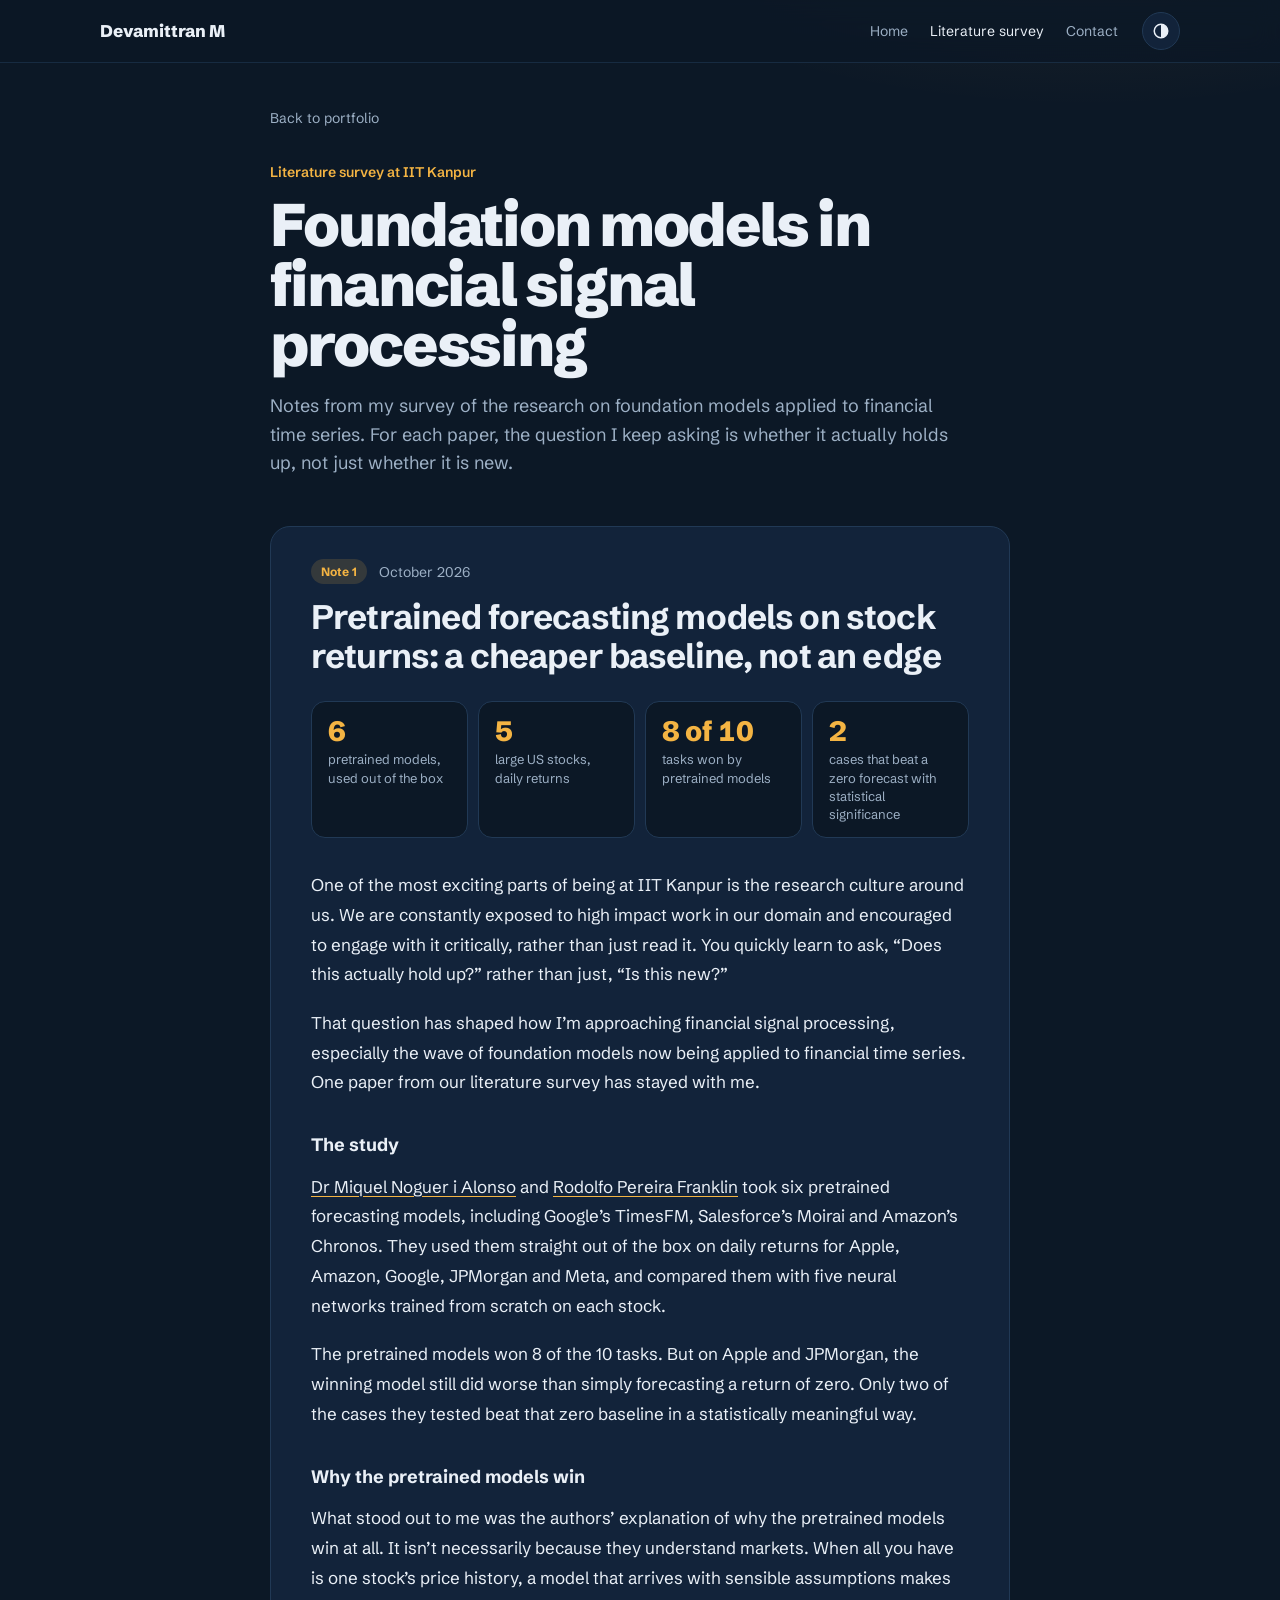
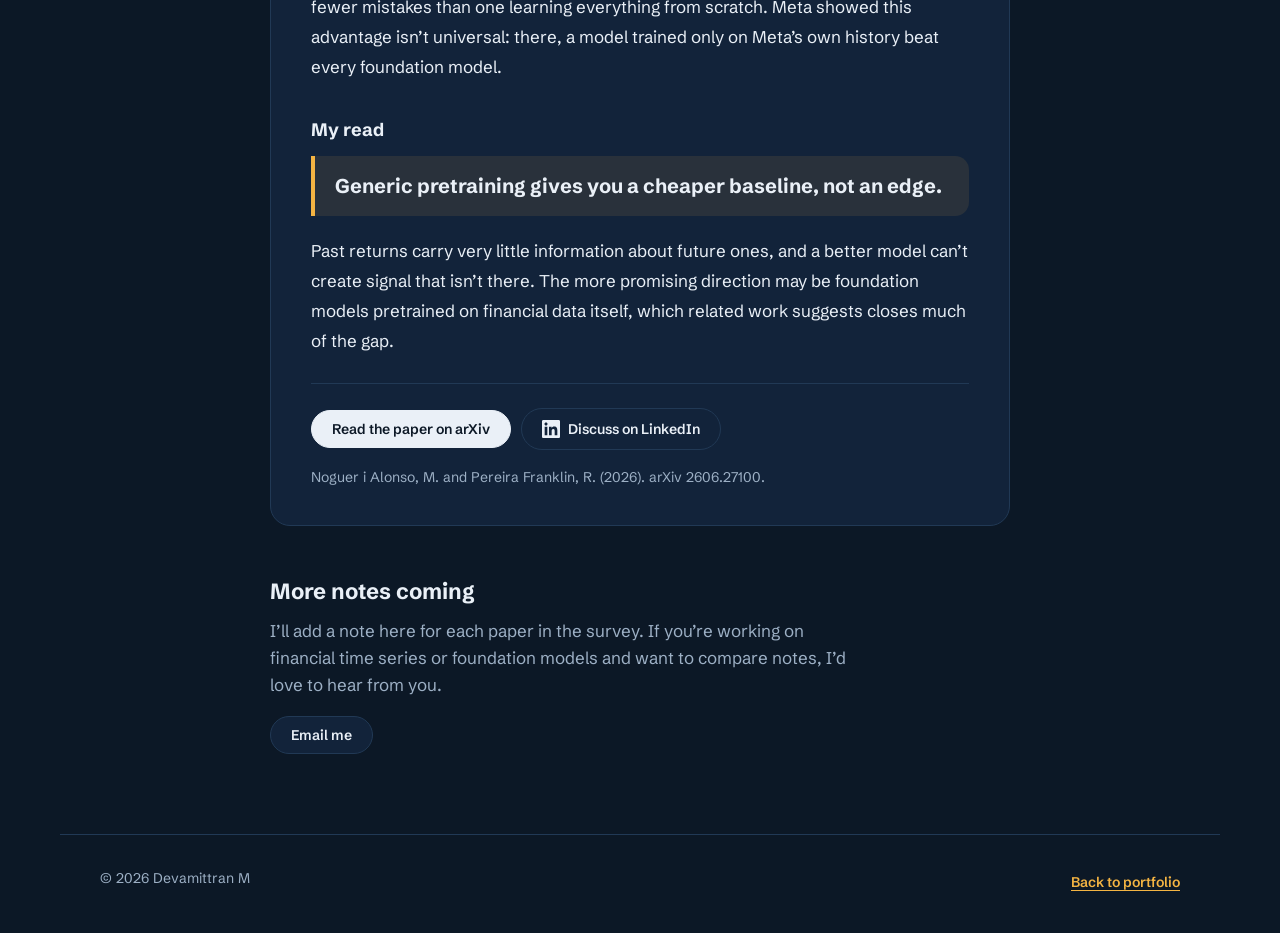
<file: literature-survey/index.html>
<!DOCTYPE html>
<html lang="en" data-theme="dark">
<head>
  <meta charset="UTF-8">
  <meta name="viewport" content="width=device-width, initial-scale=1.0">
  <title>Literature Survey: Foundation Models in Financial Signal Processing | Devamittran M</title>
  <meta name="description" content="Notes from Devamittran M's literature survey at IIT Kanpur on foundation models in financial signal processing. Note 1: pretrained forecasting models such as TimesFM, Moirai and Chronos on daily stock returns.">
  <meta name="author" content="Devamittran M">
  <link rel="canonical" href="https://devamittran-m.github.io/literature-survey/">
  <meta property="og:type" content="article">
  <meta property="og:site_name" content="Devamittran M">
  <meta property="og:title" content="Pretrained forecasting models on stock returns: a cheaper baseline, not an edge">
  <meta property="og:description" content="Notes from my literature survey on foundation models in financial signal processing.">
  <meta property="og:image" content="https://devamittran-m.github.io/artifacts/profile.jpg">
  <meta property="og:url" content="https://devamittran-m.github.io/literature-survey/">
  <meta name="twitter:card" content="summary">
  <link rel="icon" href="../artifacts/profile.jpg">
  <link rel="preconnect" href="https://fonts.googleapis.com">
  <link rel="preconnect" href="https://fonts.gstatic.com" crossorigin>
  <link href="https://fonts.googleapis.com/css2?family=Schibsted+Grotesk:ital,wght@0,400..900;1,400..900&display=swap" rel="stylesheet">
  <link rel="stylesheet" href="../style.css">
  <script>
    try { var t = localStorage.getItem('theme'); if (t) document.documentElement.setAttribute('data-theme', t); } catch (e) {}
  </script>
  <script type="application/ld+json">
  {
    "@context": "https://schema.org",
    "@type": "BlogPosting",
    "headline": "Pretrained forecasting models on stock returns: a cheaper baseline, not an edge",
    "datePublished": "2026-10-21",
    "author": { "@type": "Person", "name": "Devamittran M", "url": "https://devamittran-m.github.io/" },
    "about": ["Financial signal processing", "Time series foundation models", "Financial return forecasting"],
    "citation": "https://arxiv.org/abs/2606.27100",
    "isPartOf": { "@type": "Blog", "name": "Literature survey: foundation models in financial signal processing", "url": "https://devamittran-m.github.io/literature-survey/" }
  }
  </script>
</head>
<body>
  <a class="skip" href="#main">Skip to content</a>

  <header class="topbar">
    <div class="topbar-inner">
      <a class="wordmark" href="../">Devamittran M</a>
      <nav aria-label="Site">
        <a href="../">Home</a>
        <a href="./" class="active">Literature survey</a>
        <a href="../#contact">Contact</a>
      </nav>
      <button class="icon-btn" id="theme-toggle" type="button" aria-label="Switch between dark and light theme">
        <svg viewBox="0 0 24 24" width="18" height="18" aria-hidden="true"><circle cx="12" cy="12" r="9" fill="none" stroke="currentColor" stroke-width="2"/><path d="M12 3a9 9 0 0 1 0 18z" fill="currentColor"/></svg>
      </button>
    </div>
  </header>

  <main id="main" class="wrap survey">
    <a class="back-link" href="../">Back to portfolio</a>

    <header class="survey-head">
      <p class="survey-kicker">Literature survey at IIT Kanpur</p>
      <h1>Foundation models in financial signal processing</h1>
      <p class="survey-intro">Notes from my survey of the research on foundation models applied to financial time series. For each paper, the question I keep asking is whether it actually holds up, not just whether it is new.</p>
    </header>

    <!-- ================= NOTE 1 ================= -->
    <article class="note" id="note-1">
      <div class="note-meta">
        <span class="tag t-quant">Note 1</span>
        <time datetime="2026-10-21">October 2026</time>
      </div>
      <h2 class="note-title">Pretrained forecasting models on stock returns: a cheaper baseline, not an edge</h2>

      <ul class="glance" aria-label="The study at a glance">
        <li><strong>6</strong><span>pretrained models, used out of the box</span></li>
        <li><strong>5</strong><span>large US stocks, daily returns</span></li>
        <li><strong>8 of 10</strong><span>tasks won by pretrained models</span></li>
        <li><strong>2</strong><span>cases that beat a zero forecast with statistical significance</span></li>
      </ul>

      <div class="note-body">
        <p>One of the most exciting parts of being at IIT Kanpur is the research culture around us. We are constantly exposed to high impact work in our domain and encouraged to engage with it critically, rather than just read it. You quickly learn to ask, “Does this actually hold up?” rather than just, “Is this new?”</p>

        <p>That question has shaped how I’m approaching financial signal processing, especially the wave of foundation models now being applied to financial time series. One paper from our literature survey has stayed with me.</p>

        <h3>The study</h3>
        <p><a href="https://www.linkedin.com/in/dr-miquel-noguer-i-alonso-7242345/" target="_blank" rel="noopener">Dr Miquel Noguer i Alonso</a> and <a href="https://www.linkedin.com/in/rodolfopf/" target="_blank" rel="noopener">Rodolfo Pereira Franklin</a> took six pretrained forecasting models, including Google’s TimesFM, Salesforce’s Moirai and Amazon’s Chronos. They used them straight out of the box on daily returns for Apple, Amazon, Google, JPMorgan and Meta, and compared them with five neural networks trained from scratch on each stock.</p>

        <p>The pretrained models won 8 of the 10 tasks. But on Apple and JPMorgan, the winning model still did worse than simply forecasting a return of zero. Only two of the cases they tested beat that zero baseline in a statistically meaningful way.</p>

        <h3>Why the pretrained models win</h3>
        <p>What stood out to me was the authors’ explanation of why the pretrained models win at all. It isn’t necessarily because they understand markets. When all you have is one stock’s price history, a model that arrives with sensible assumptions makes fewer mistakes than one learning everything from scratch. Meta showed this advantage isn’t universal: there, a model trained only on Meta’s own history beat every foundation model.</p>

        <h3>My read</h3>
        <blockquote class="takeaway">Generic pretraining gives you a cheaper baseline, not an edge.</blockquote>
        <p>Past returns carry very little information about future ones, and a better model can’t create signal that isn’t there. The more promising direction may be foundation models pretrained on financial data itself, which related work suggests closes much of the gap.</p>
      </div>

      <footer class="note-links">
        <a class="btn btn-solid" href="https://arxiv.org/abs/2606.27100" target="_blank" rel="noopener" data-goatcounter-click="click-survey-paper">Read the paper on arXiv</a>
        <a class="btn social s-linkedin" href="https://lnkd.in/p/dVgib6i5" target="_blank" rel="noopener" data-goatcounter-click="click-survey-linkedin-post"><svg viewBox="0 0 24 24" width="18" height="18" aria-hidden="true"><path fill="currentColor" d="M20.447 20.452h-3.554v-5.569c0-1.328-.027-3.037-1.852-3.037-1.853 0-2.136 1.445-2.136 2.939v5.667H9.351V9h3.414v1.561h.046c.477-.9 1.637-1.85 3.37-1.85 3.601 0 4.267 2.37 4.267 5.455v6.286zM5.337 7.433c-1.144 0-2.063-.926-2.063-2.065 0-1.138.92-2.063 2.063-2.063 1.14 0 2.064.925 2.064 2.063 0 1.139-.925 2.065-2.064 2.065zm1.782 13.019H3.555V9h3.564v11.452zM22.225 0H1.771C.792 0 0 .774 0 1.729v20.542C0 23.227.792 24 1.771 24h20.451C23.2 24 24 23.227 24 22.271V1.729C24 .774 23.2 0 22.222 0h.003z"/></svg>Discuss on LinkedIn</a>
        <p class="cite">Noguer i Alonso, M. and Pereira Franklin, R. (2026). arXiv 2606.27100.</p>
      </footer>
    </article>

    <section class="survey-cta">
      <h2>More notes coming</h2>
      <p>I’ll add a note here for each paper in the survey. If you’re working on financial time series or foundation models and want to compare notes, I’d love to hear from you.</p>
      <a class="btn" href="mailto:devamittranmohan@gmail.com?subject=Your%20literature%20survey" data-goatcounter-click="click-survey-email">Email me</a>
    </section>
  </main>

  <footer class="footer wrap">
    <p>© <span id="year">2026</span> Devamittran M</p>
    <a class="cert-link" href="../">Back to portfolio</a>
  </footer>

  <script>
    (function () {
      var root = document.documentElement;
      document.getElementById('theme-toggle').addEventListener('click', function () {
        var next = root.getAttribute('data-theme') === 'light' ? 'dark' : 'light';
        root.setAttribute('data-theme', next);
        try { localStorage.setItem('theme', next); } catch (e) {}
      });
      document.getElementById('year').textContent = new Date().getFullYear();
    })();
  </script>
  <!-- Visitor analytics: GoatCounter (privacy friendly, no cookies) -->
  <script data-goatcounter="https://devamittran.goatcounter.com/count" async src="https://gc.zgo.at/count.js"></script>
</body>
</html>
</file>
<file: style.css>
/* ============================================================
   Devamittran M | portfolio
   Deep navy by default, light "blueprint" theme as an option.
   Three track colours carry meaning: amber = quant,
   teal = analytics, violet = AI.
   ============================================================ */

:root,
:root[data-theme="dark"] {
  --bg: #0C1826;
  --bg-2: #12233A;
  --bg-3: #183050;
  --line: #213955;
  --ink: #EAF0F7;
  --ink-soft: #9DB0C5;
  --noise: #4C6480;
  --quant: #F4B443;
  --analytics: #43D1AE;
  --ai: #A99BFF;
  --solid-bg: #EAF0F7;
  --solid-ink: #0C1826;
  --glow: rgba(244, 180, 67, 0.16);
}
:root[data-theme="light"] {
  --bg: #E6EDF5;
  --bg-2: #F5F8FB;
  --bg-3: #DCE6F1;
  --line: #C3D1E0;
  --ink: #10223A;
  --ink-soft: #4A5F78;
  --noise: #9AACC0;
  --quant: #B4690A;
  --analytics: #0B8467;
  --ai: #5944D3;
  --solid-bg: #10223A;
  --solid-ink: #F5F8FB;
  --glow: rgba(180, 105, 10, 0.12);
}

:root {
  --font: "Schibsted Grotesk", system-ui, -apple-system, "Segoe UI", sans-serif;
  --fs-small: 0.875rem;
  --fs-body: 1.0625rem;
  --fs-h4: 1.125rem;
  --fs-h2: clamp(1.75rem, 1.3rem + 1.6vw, 2.5rem);
  --fs-lede: clamp(1.375rem, 1.1rem + 1.1vw, 1.875rem);
  --fs-h1: clamp(3rem, 1.6rem + 6vw, 6.25rem);
  --max: 1160px;
  --gutter: clamp(16px, 4vw, 40px);
  --r-lg: 20px;
  --r-md: 14px;
}

*, *::before, *::after { box-sizing: border-box; }
html { scroll-behavior: smooth; scroll-padding-top: 84px; }
@media (prefers-reduced-motion: reduce) { html { scroll-behavior: auto; } *, *::before, *::after { animation: none !important; transition: none !important; } }

body {
  margin: 0;
  background:
    radial-gradient(1100px 600px at 85% -10%, var(--glow), transparent 60%),
    var(--bg);
  color: var(--ink);
  font-family: var(--font);
  font-size: var(--fs-body);
  line-height: 1.6;
  -webkit-font-smoothing: antialiased;
  transition: background-color .3s ease, color .3s ease;
}

a { color: inherit; }
:focus-visible { outline: 2px solid var(--quant); outline-offset: 3px; border-radius: 6px; }

.wrap { max-width: var(--max); margin: 0 auto; padding-left: var(--gutter); padding-right: var(--gutter); }

.skip { position: absolute; left: -999px; top: 8px; background: var(--solid-bg); color: var(--solid-ink); padding: 8px 12px; z-index: 100; border-radius: 8px; }
.skip:focus { left: 8px; }

/* ---------- Buttons ---------- */
.btn {
  display: inline-flex; align-items: center; justify-content: center; gap: 8px;
  padding: 11px 20px;
  border: 1.5px solid var(--line);
  border-radius: 999px;
  background: var(--bg-2);
  color: var(--ink);
  font: 600 var(--fs-small)/1 var(--font);
  text-decoration: none;
  cursor: pointer;
  transition: border-color .2s, transform .2s, background-color .2s;
}
.btn:hover { border-color: var(--ink-soft); transform: translateY(-1px); }
.btn:active { transform: translateY(0); }
.btn-solid { background: var(--solid-bg); color: var(--solid-ink); border-color: var(--solid-bg); }
.btn-solid:hover { border-color: var(--quant); background: var(--quant); color: #1A1204; }
.btn-sm { padding: 8px 14px; }
.icon-btn {
  width: 38px; height: 38px; border-radius: 50%;
  display: grid; place-items: center; cursor: pointer;
  background: var(--bg-2); color: var(--ink); border: 1.5px solid var(--line);
}
.icon-btn:hover { border-color: var(--ink-soft); }
.link-btn { background: none; border: 0; padding: 0; font: inherit; color: var(--ink); text-decoration: underline; text-underline-offset: 3px; cursor: pointer; }

/* ---------- Top bar ---------- */
.topbar {
  position: sticky; top: 0; z-index: 20;
  background: color-mix(in srgb, var(--bg) 82%, transparent);
  backdrop-filter: blur(12px);
  border-bottom: 1px solid color-mix(in srgb, var(--line) 60%, transparent);
}
.topbar-inner { max-width: var(--max); margin: 0 auto; padding: 12px var(--gutter); display: flex; align-items: center; gap: 16px; }
.wordmark { font-weight: 800; text-decoration: none; letter-spacing: -0.01em; }
.topbar nav { display: flex; gap: 22px; margin-left: auto; margin-right: 8px; font-size: var(--fs-small); }
.topbar nav a { text-decoration: none; color: var(--ink-soft); transition: color .2s; }
.topbar nav a:hover, .topbar nav a.active { color: var(--ink); }

/* ---------- Hero ---------- */
.hero {
  display: grid; grid-template-columns: 1fr auto;
  gap: clamp(24px, 5vw, 72px); align-items: center;
  padding-top: clamp(40px, 7vw, 96px); padding-bottom: 48px;
}
.cfa-badge {
  display: inline-flex; align-items: center; gap: 8px;
  margin: 0 0 22px; padding: 7px 14px 7px 12px;
  border-radius: 999px;
  background: color-mix(in srgb, var(--quant) 16%, transparent);
  border: 1px solid color-mix(in srgb, var(--quant) 50%, transparent);
  color: var(--quant);
  font-weight: 700; font-size: var(--fs-small);
}
.hero h1 { font-size: var(--fs-h1); font-weight: 850; line-height: 0.92; letter-spacing: -0.04em; margin: 0 0 24px; }
.lede { font-size: var(--fs-lede); font-weight: 500; line-height: 1.25; letter-spacing: -0.012em; max-width: 26ch; margin: 0 0 18px; }
.hero-facts { color: var(--ink-soft); margin: 0 0 18px; max-width: 58ch; }
.availability { display: flex; align-items: center; gap: 10px; margin: 0 0 28px; font-size: var(--fs-small); font-weight: 600; color: var(--analytics); }
.pulse { width: 9px; height: 9px; border-radius: 50%; background: var(--analytics); box-shadow: 0 0 0 0 var(--analytics); animation: pulse 2.4s infinite; }
@keyframes pulse { 0% { box-shadow: 0 0 0 0 color-mix(in srgb, var(--analytics) 60%, transparent); } 70% { box-shadow: 0 0 0 10px transparent; } 100% { box-shadow: 0 0 0 0 transparent; } }
.hero-actions { display: flex; flex-wrap: wrap; gap: 10px; }

.portrait {
  position: relative; margin: 0;
  width: clamp(180px, 24vw, 300px); aspect-ratio: 1; border-radius: 50%;
  background: conic-gradient(from 200deg, var(--quant), var(--analytics), var(--ai), var(--quant));
  padding: 5px;
}
.portrait img { width: 100%; height: 100%; object-fit: cover; border-radius: 50%; display: block; border: 5px solid var(--bg); background: var(--bg-2); }
.portrait .initials { display: none; position: absolute; inset: 10px; border-radius: 50%; background: var(--bg-2); place-items: center; font-size: 3rem; font-weight: 800; color: var(--ink-soft); }
.portrait.no-photo img { display: none; }
.portrait.no-photo .initials { display: grid; }

/* ---------- Kalman playground ---------- */
.playground { margin-bottom: 24px; }
.playground > * { position: relative; }
.pg-head, #signal-canvas, .pg-controls { background: var(--bg-2); }
.pg-head {
  display: flex; justify-content: space-between; gap: 24px; align-items: flex-start;
  padding: 24px 24px 8px; border: 1px solid var(--line); border-bottom: 0;
  border-radius: var(--r-lg) var(--r-lg) 0 0;
}
.pg-title { margin: 0 0 6px; font-size: var(--fs-h4); font-weight: 700; }
.pg-sub { margin: 0; color: var(--ink-soft); font-size: var(--fs-small); max-width: 60ch; }
.pg-readout { text-align: right; flex-shrink: 0; }
.readout-label { display: block; font-size: var(--fs-small); color: var(--ink-soft); }
.readout-value { font-size: 2rem; font-weight: 800; font-feature-settings: "tnum" 1; color: var(--quant); line-height: 1.1; }
#signal-canvas {
  display: block; width: 100%; height: clamp(180px, 24vw, 280px);
  border-left: 1px solid var(--line); border-right: 1px solid var(--line);
  background-image:
    linear-gradient(var(--line) 1px, transparent 1px),
    linear-gradient(90deg, var(--line) 1px, transparent 1px);
  background-size: 100% 25%, 10% 100%;
  background-position: 0 -1px, -1px 0;
  background-color: var(--bg-2);
  opacity: 1;
}
.pg-controls {
  display: flex; flex-wrap: wrap; align-items: center; gap: 14px 28px;
  padding: 16px 24px 20px; border: 1px solid var(--line); border-top: 0;
  border-radius: 0 0 var(--r-lg) var(--r-lg);
  font-size: var(--fs-small); color: var(--ink-soft);
}
.slider { display: flex; align-items: center; gap: 12px; flex: 1 1 320px; }
.slider input { flex: 1; accent-color: var(--quant); height: 28px; cursor: pointer; }
.toggle-line { display: inline-flex; align-items: center; gap: 8px; cursor: pointer; }
.toggle-line input { accent-color: var(--analytics); width: 16px; height: 16px; }

/* ---------- Sections ---------- */
.section { padding-top: 88px; }
.section-title { font-size: var(--fs-h2); font-weight: 800; letter-spacing: -0.025em; line-height: 1.1; margin: 0 0 12px; }
.section-intro { color: var(--ink-soft); margin: 0 0 32px; max-width: 62ch; }
.sub-title { font-size: var(--fs-h4); font-weight: 700; margin: 48px 0 18px; }

/* ---------- Tracks ---------- */
.tracks { display: grid; grid-template-columns: repeat(3, 1fr); gap: 14px; }
.track {
  --c: var(--quant);
  text-align: left; cursor: pointer;
  padding: 22px 22px 24px;
  border-radius: var(--r-lg);
  background: var(--bg-2);
  border: 1.5px solid var(--line);
  border-top: 4px solid var(--c);
  color: var(--ink); font: inherit;
  transition: transform .2s, border-color .2s, background-color .2s;
}
.track[data-track="analytics"] { --c: var(--analytics); }
.track[data-track="ai"] { --c: var(--ai); }
.track:hover { transform: translateY(-3px); border-color: var(--c); }
.track[aria-pressed="true"] { background: color-mix(in srgb, var(--c) 14%, var(--bg-2)); border-color: var(--c); }
.track-name { display: block; font-size: 1.25rem; font-weight: 800; letter-spacing: -0.01em; margin-bottom: 8px; color: var(--c); }
.track-desc { display: block; color: var(--ink-soft); font-size: 0.9375rem; line-height: 1.5; }
.filter-status { margin: 16px 0 0; font-size: var(--fs-small); color: var(--ink-soft); }

/* ---------- Projects ---------- */
.projects { display: grid; grid-template-columns: repeat(2, 1fr); gap: 14px; }
.project {
  padding: 22px 24px 24px; border-radius: var(--r-md);
  background: var(--bg-2); border: 1px solid var(--line);
  transition: opacity .3s, transform .3s, border-color .2s;
}
.project:first-child { grid-column: 1 / -1; background: linear-gradient(120deg, color-mix(in srgb, var(--quant) 12%, var(--bg-2)), var(--bg-2) 60%); }
.project:hover { border-color: var(--ink-soft); }
.project.dim, .role.dim, .more-note.dim { opacity: 0.22; }
.project.dim { transform: scale(0.985); }
.project h4 { margin: 10px 0 4px; font-size: var(--fs-h4); line-height: 1.3; letter-spacing: -0.01em; }
.project-meta { margin: 0 0 10px; font-size: var(--fs-small); color: var(--ink-soft); }
.project p { margin: 0 0 8px; }
.project p:last-child { margin-bottom: 0; }
.project-why { color: var(--ink-soft); font-size: 0.9375rem; }
.project-tags { display: flex; gap: 6px; flex-wrap: wrap; }
.tag { font-size: 0.75rem; font-weight: 700; padding: 3px 10px; border-radius: 999px; }
.t-quant { color: var(--quant); background: color-mix(in srgb, var(--quant) 15%, transparent); }
.t-analytics { color: var(--analytics); background: color-mix(in srgb, var(--analytics) 15%, transparent); }
.t-ai { color: var(--ai); background: color-mix(in srgb, var(--ai) 15%, transparent); }
.more-note { margin: 16px 0 0; color: var(--ink-soft); font-size: var(--fs-small); transition: opacity .3s; }

/* ---------- Timeline ---------- */
.timeline { list-style: none; margin: 0; padding: 0 0 0 28px; position: relative; }
.timeline::before { content: ""; position: absolute; left: 7px; top: 12px; bottom: 12px; width: 2px; background: var(--line); }
.role { position: relative; margin-bottom: 12px; transition: opacity .3s; }
.role::before {
  content: ""; position: absolute; left: -28px; top: 24px;
  width: 16px; height: 16px; border-radius: 50%;
  background: var(--bg); border: 3px solid var(--quant);
}
.role details { background: var(--bg-2); border: 1px solid var(--line); border-radius: var(--r-md); }
.role details[open] { border-color: color-mix(in srgb, var(--ink-soft) 50%, var(--line)); }
.role summary { list-style: none; cursor: pointer; padding: 18px 56px 18px 22px; position: relative; display: grid; gap: 2px; }
.role summary::-webkit-details-marker { display: none; }
.role summary::after {
  content: ""; position: absolute; right: 22px; top: 50%; width: 10px; height: 10px;
  border-right: 2px solid var(--ink-soft); border-bottom: 2px solid var(--ink-soft);
  transform: translateY(-70%) rotate(45deg); transition: transform .25s;
}
.role details[open] summary::after { transform: translateY(-30%) rotate(225deg); }
.role-dates { font-size: var(--fs-small); color: var(--quant); font-weight: 600; }
.role-title { font-size: var(--fs-h4); font-weight: 700; letter-spacing: -0.01em; }
.role-sub { color: var(--ink-soft); font-size: 0.9375rem; }
.role ul { margin: 0; padding: 0 22px 20px 42px; }
.role li { margin-bottom: 6px; }
.role li::marker { color: var(--quant); }

/* ---------- Freelance ---------- */
.freelance {
  margin-top: 88px; padding-top: 56px; padding-bottom: 56px;
  border-radius: 28px;
  background:
    radial-gradient(600px 300px at 100% 0%, color-mix(in srgb, var(--analytics) 18%, transparent), transparent 70%),
    radial-gradient(500px 300px at 0% 100%, color-mix(in srgb, var(--ai) 16%, transparent), transparent 70%),
    var(--bg-3);
}
.services { list-style: none; padding: 0; margin: 0 0 32px; display: grid; grid-template-columns: repeat(4, 1fr); gap: 14px; }
.services li { padding: 20px; border-radius: var(--r-md); background: color-mix(in srgb, var(--bg) 55%, transparent); border: 1px solid var(--line); }
.services h4 { margin: 0 0 6px; font-size: 1.0625rem; }
.services p { margin: 0; color: var(--ink-soft); font-size: 0.9375rem; line-height: 1.5; }

/* ---------- Education ---------- */
.edu-grid { display: grid; grid-template-columns: repeat(3, 1fr); gap: 14px; }
.edu-item { padding: 20px 22px; border-radius: var(--r-md); background: var(--bg-2); border: 1px solid var(--line); }
.edu-highlight { border-color: color-mix(in srgb, var(--quant) 55%, var(--line)); }
.edu-when { margin: 0 0 6px; font-size: var(--fs-small); font-weight: 600; color: var(--quant); }
.edu-item h4 { margin: 0 0 6px; font-size: var(--fs-h4); line-height: 1.3; }
.edu-item p:last-child { margin: 0; color: var(--ink-soft); font-size: 0.9375rem; }
.edu-grid .edu-highlight:first-child { grid-column: span 2; }

/* ---------- Skills ---------- */
.skills { margin: 0; border-top: 1px solid var(--line); }
.skills div { display: grid; grid-template-columns: 240px 1fr; gap: 20px; padding: 16px 0; border-bottom: 1px solid var(--line); }
.skills dt { font-weight: 700; }
.skills dd { margin: 0; color: var(--ink-soft); }

/* ---------- Beyond ---------- */
.beyond { list-style: none; padding: 0; margin: 0; display: grid; grid-template-columns: repeat(2, 1fr); gap: 14px 40px; }
.beyond li { padding-left: 18px; border-left: 3px solid var(--analytics); color: var(--ink-soft); }
.beyond strong { color: var(--ink); }

/* ---------- Contact ---------- */
.contact { padding-bottom: 96px; }
.contact-title { font-size: clamp(2.5rem, 1.5rem + 5vw, 5rem); font-weight: 850; letter-spacing: -0.04em; line-height: 1; margin: 0 0 16px; }
.contact-lede { color: var(--ink-soft); max-width: 56ch; margin: 0 0 28px; font-size: 1.125rem; }
.contact-row { display: flex; flex-wrap: wrap; align-items: center; gap: 12px 20px; margin-bottom: 24px; }
.email-big {
  font-size: clamp(1.25rem, 0.9rem + 1.6vw, 2rem); font-weight: 700; letter-spacing: -0.01em;
  text-decoration: none; color: var(--quant);
  background-image: linear-gradient(currentColor, currentColor); background-size: 0 2px; background-repeat: no-repeat; background-position: 0 100%;
  transition: background-size .3s; overflow-wrap: anywhere;
}
.email-big:hover { background-size: 100% 2px; }

/* ---------- Organisation logos ---------- */
.org-logo {
  position: relative; flex-shrink: 0;
  width: 44px; height: 44px; border-radius: 12px;
  background: #FFFFFF; border: 1px solid var(--line);
  display: grid; place-items: center; overflow: hidden;
}
.org-logo img { width: 30px; height: 30px; object-fit: contain; }
.org-initials { display: none; font-weight: 800; font-size: 0.75rem; color: #10223A; }
.org-logo.no-logo img { display: none; }
.org-logo.no-logo .org-initials { display: block; }

.role summary { grid-template-columns: auto 1fr; align-items: center; column-gap: 16px; }
.role-text { display: grid; gap: 2px; }

.edu-item { display: flex; gap: 16px; align-items: flex-start; }
.edu-grid .edu-highlight:first-child { grid-column: auto; }
.cert-grid { display: grid; grid-template-columns: repeat(2, 1fr); gap: 14px; }
.cert-link {
  display: inline-block; margin-top: 10px; padding: 0; border: 0; background: none; cursor: pointer;
  font: 600 var(--fs-small)/1.4 var(--font); color: var(--quant);
  text-decoration: underline; text-underline-offset: 3px;
}
.cert-link:hover { color: var(--ink); }
#education .sub-title:first-of-type { margin-top: 8px; }

/* ---------- Honors ---------- */
.honors { display: grid; grid-template-columns: repeat(2, 1fr); gap: 14px; }
.honor { background: var(--bg-2); border: 1px solid var(--line); border-radius: var(--r-lg); overflow: hidden; display: flex; flex-direction: column; }
.honor-media-pair { display: grid; grid-template-columns: 1fr 1fr; gap: 2px; background: var(--line); }
.honor-media { display: block; padding: 0; border: 0; cursor: zoom-in; background: var(--bg-3); overflow: hidden; aspect-ratio: 4 / 3; }
.honor > .honor-media { aspect-ratio: 16 / 10; }
.honor-media img { width: 100%; height: 100%; object-fit: cover; display: block; transition: transform .4s ease; }
.honor-media:hover img { transform: scale(1.04); }
.honor-body { padding: 20px 22px 24px; }
.honor-head { display: flex; align-items: center; gap: 12px; margin-bottom: 8px; }
.honor-head .edu-when { margin: 0; }
.honor h4 { margin: 0 0 6px; font-size: var(--fs-h4); line-height: 1.3; }
.honor p { margin: 0; color: var(--ink-soft); font-size: 0.9375rem; }

/* ---------- Lightbox ---------- */
.lightbox {
  border: 0; padding: 0; background: transparent; max-width: min(92vw, 1100px); max-height: 92vh;
  color: #EAF0F7; overflow: visible;
}
.lightbox::backdrop { background: rgba(6, 12, 20, 0.86); backdrop-filter: blur(4px); }
.lightbox img { display: block; max-width: 100%; max-height: 80vh; border-radius: 12px; margin: 0 auto; }
.lightbox p { text-align: center; margin: 12px 0 0; font-size: var(--fs-small); }
.lb-close {
  position: absolute; top: -14px; right: -14px; width: 40px; height: 40px; border-radius: 50%;
  border: 0; background: #EAF0F7; color: #0C1826; font-size: 1.5rem; line-height: 1; cursor: pointer;
}

@media (max-width: 820px) {
  .honors, .cert-grid { grid-template-columns: 1fr; }
  .lb-close { top: 8px; right: 8px; }
}


.honors { grid-template-columns: repeat(3, 1fr); }
.role-extra { padding: 0 22px 18px 82px; margin-top: -8px; }
.beyond-links { display: flex; flex-wrap: wrap; gap: 4px 16px; margin-top: 2px; }
.beyond-links .cert-link { margin-top: 4px; }
@media (max-width: 960px) { .honors { grid-template-columns: repeat(2, 1fr); } }
@media (max-width: 820px) { .honors { grid-template-columns: 1fr; } .role-extra { padding-left: 22px; } }

.edu-item h4 + p { margin: 0; color: var(--ink-soft); font-size: 0.9375rem; line-height: 1.55; }
/* ---------- Hero affiliations (LinkedIn style) ---------- */
.affiliations { list-style: none; padding: 0; margin: 0 0 16px; display: flex; flex-wrap: wrap; gap: 10px 14px; }
.affiliations a {
  display: flex; align-items: center; gap: 12px; text-decoration: none;
  padding: 8px 16px 8px 8px; border-radius: 14px;
  background: var(--bg-2); border: 1px solid var(--line);
  transition: border-color .2s, transform .2s;
}
.affiliations a:hover { border-color: var(--ink-soft); transform: translateY(-1px); }
.affiliations .org-logo { width: 40px; height: 40px; border-radius: 10px; }
.affiliations .org-logo img { width: 32px; height: 32px; }
.affiliations strong { display: block; font-size: 0.9375rem; line-height: 1.25; }
.affiliations strong + span { display: block; font-size: 0.8125rem; color: var(--ink-soft); line-height: 1.3; }
#education .edu-grid { grid-template-columns: repeat(2, 1fr); }
@media (max-width: 560px) { #education .edu-grid { grid-template-columns: 1fr; } }

.org-logo-fill { background: #000; }
.org-logo.org-logo-fill img, .affiliations .org-logo.org-logo-fill img { width: 100%; height: 100%; object-fit: cover; }

/* ---------- Recent work (main page) ---------- */
.recent-card {
  display: grid; grid-template-columns: 1fr auto; gap: 16px 32px; align-items: end;
  padding: 28px; border-radius: var(--r-lg); text-decoration: none; color: var(--ink);
  background: linear-gradient(120deg, color-mix(in srgb, var(--quant) 14%, var(--bg-2)), var(--bg-2) 65%);
  border: 1px solid var(--line); transition: border-color .2s, transform .2s;
}
.recent-card:hover { border-color: var(--quant); transform: translateY(-2px); }
.recent-card h3 { margin: 10px 0 8px; font-size: 1.375rem; line-height: 1.25; letter-spacing: -0.015em; max-width: 34ch; }
.recent-card p { margin: 0; color: var(--ink-soft); max-width: 62ch; }
.recent-go { font-weight: 700; color: var(--quant); white-space: nowrap; }
.recent-card:hover .recent-go { text-decoration: underline; text-underline-offset: 4px; }

/* ---------- Literature survey page ---------- */
.survey { max-width: 820px; padding-top: 40px; padding-bottom: 80px; }
.back-link { display: inline-block; font-size: var(--fs-small); color: var(--ink-soft); text-decoration: none; margin-bottom: 32px; }
.back-link:hover { color: var(--ink); }
.survey-kicker { margin: 0 0 10px; color: var(--quant); font-weight: 600; font-size: var(--fs-small); }
.survey-head h1 { font-size: clamp(2.25rem, 1.4rem + 3.5vw, 3.75rem); font-weight: 850; letter-spacing: -0.035em; line-height: 1; margin: 0 0 18px; }
.survey-intro { color: var(--ink-soft); font-size: 1.125rem; margin: 0 0 48px; max-width: 62ch; }
.note { padding: 32px clamp(20px, 4vw, 40px) 36px; border-radius: var(--r-lg); background: var(--bg-2); border: 1px solid var(--line); }
.note-meta { display: flex; align-items: center; gap: 12px; font-size: var(--fs-small); color: var(--ink-soft); }
.note-title { font-size: clamp(1.5rem, 1.1rem + 1.6vw, 2.125rem); line-height: 1.15; letter-spacing: -0.025em; margin: 14px 0 24px; }
.glance { list-style: none; padding: 0; margin: 0 0 32px; display: grid; grid-template-columns: repeat(4, 1fr); gap: 10px; }
.glance li { padding: 14px 16px; border-radius: var(--r-md); background: var(--bg); border: 1px solid var(--line); }
.glance strong { display: block; font-size: 1.75rem; font-weight: 800; color: var(--quant); line-height: 1.1; font-feature-settings: "tnum" 1; }
.glance span { display: block; font-size: 0.8125rem; color: var(--ink-soft); line-height: 1.4; margin-top: 4px; }
.note-body { font-size: 1.0625rem; line-height: 1.75; }
.note-body p { margin: 0 0 1.1em; max-width: 68ch; }
.note-body h3 { font-size: 1.125rem; margin: 1.8em 0 0.6em; }
.note-body a { text-decoration-color: var(--quant); text-underline-offset: 3px; }
.takeaway {
  margin: 0 0 1em; padding: 16px 20px; border-left: 4px solid var(--quant);
  background: color-mix(in srgb, var(--quant) 10%, transparent); border-radius: 0 var(--r-md) var(--r-md) 0;
  font-size: 1.25rem; font-weight: 700; line-height: 1.4;
}
.note-links { display: flex; flex-wrap: wrap; align-items: center; gap: 10px; margin-top: 28px; padding-top: 24px; border-top: 1px solid var(--line); }
.cite { flex-basis: 100%; margin: 6px 0 0; font-size: var(--fs-small); color: var(--ink-soft); }
.survey-cta { margin-top: 48px; }
.survey-cta h2 { font-size: 1.375rem; margin: 0 0 8px; }
.survey-cta p { color: var(--ink-soft); margin: 0 0 18px; max-width: 60ch; }
@media (max-width: 720px) {
  .glance { grid-template-columns: repeat(2, 1fr); }
  .recent-card { grid-template-columns: 1fr; }
}

/* ---------- Recent activity list ---------- */
.activity { list-style: none; margin: 0; padding: 0; border-top: 1px solid var(--line); }
.activity li { display: grid; grid-template-columns: 160px 1fr; gap: 20px; padding: 20px 0; border-bottom: 1px solid var(--line); }
.activity time { font-size: var(--fs-small); font-weight: 600; color: var(--quant); padding-top: 3px; }
.activity h4 { margin: 0 0 6px; font-size: var(--fs-h4); line-height: 1.35; }
.activity h4 a { text-decoration: none; }
.activity h4 a:hover { color: var(--quant); }
.activity p { margin: 0; color: var(--ink-soft); max-width: 70ch; }
@media (max-width: 720px) { .activity li { grid-template-columns: 1fr; gap: 4px; } }

/* ---------- Social buttons (brand colour on hover) ---------- */
.social svg { flex-shrink: 0; transition: transform .25s; }
.social:hover svg { transform: scale(1.12); }
.s-linkedin { --brand: #0A66C2; --brand-ink: #FFFFFF; }
.s-github { --brand: #F0F6FC; --brand-ink: #0D1117; }
:root[data-theme="light"] .s-github { --brand: #24292F; --brand-ink: #FFFFFF; }
.social.s-linkedin:hover, .social.s-github:hover,
.icon-social.s-linkedin:hover, .icon-social.s-github:hover {
  background: var(--brand); border-color: var(--brand); color: var(--brand-ink);
}
.footer { display: flex; flex-wrap: wrap; align-items: center; justify-content: space-between; gap: 12px; }
.footer-social { display: flex; gap: 10px; }
.icon-social {
  width: 40px; height: 40px; border-radius: 50%;
  display: grid; place-items: center;
  background: var(--bg-2); border: 1.5px solid var(--line); color: var(--ink);
  transition: background-color .2s, color .2s, border-color .2s, transform .2s;
}
.icon-social:hover { transform: translateY(-2px); }
.paper-link { text-decoration: none; background-image: linear-gradient(var(--quant), var(--quant)); background-size: 100% 2px; background-position: 0 100%; background-repeat: no-repeat; }
.paper-link:hover { color: var(--quant); }
.read-link { font-weight: 600; font-size: var(--fs-small); color: var(--quant); text-underline-offset: 3px; }

.footer { padding-top: 28px; padding-bottom: 40px; border-top: 1px solid var(--line); color: var(--ink-soft); font-size: var(--fs-small); }
.footer p { margin: 0; }

/* ---------- Responsive ---------- */
@media (max-width: 960px) {
  .services { grid-template-columns: repeat(2, 1fr); }
  .edu-grid { grid-template-columns: repeat(2, 1fr); }
}
@media (max-width: 820px) {
  .topbar nav { display: none; }
  .topbar .icon-btn { margin-left: auto; }
  .hero { grid-template-columns: 1fr; }
  .portrait { order: -1; width: 150px; }
  .tracks, .projects, .beyond { grid-template-columns: 1fr; }
  .pg-head { flex-direction: column; gap: 8px; padding: 20px 18px 8px; }
  .pg-readout { text-align: left; }
  .pg-controls { padding: 14px 18px 18px; }
  .skills div { grid-template-columns: 1fr; gap: 4px; }
  .section { padding-top: 64px; }
  .freelance { margin-top: 64px; padding-top: 40px; padding-bottom: 40px; border-radius: 20px; }
}
@media (max-width: 560px) {
  .services, .edu-grid { grid-template-columns: 1fr; }
  .edu-grid .edu-highlight:first-child { grid-column: auto; }
  .btn-sm.btn-solid { display: none; }
}
</file>
